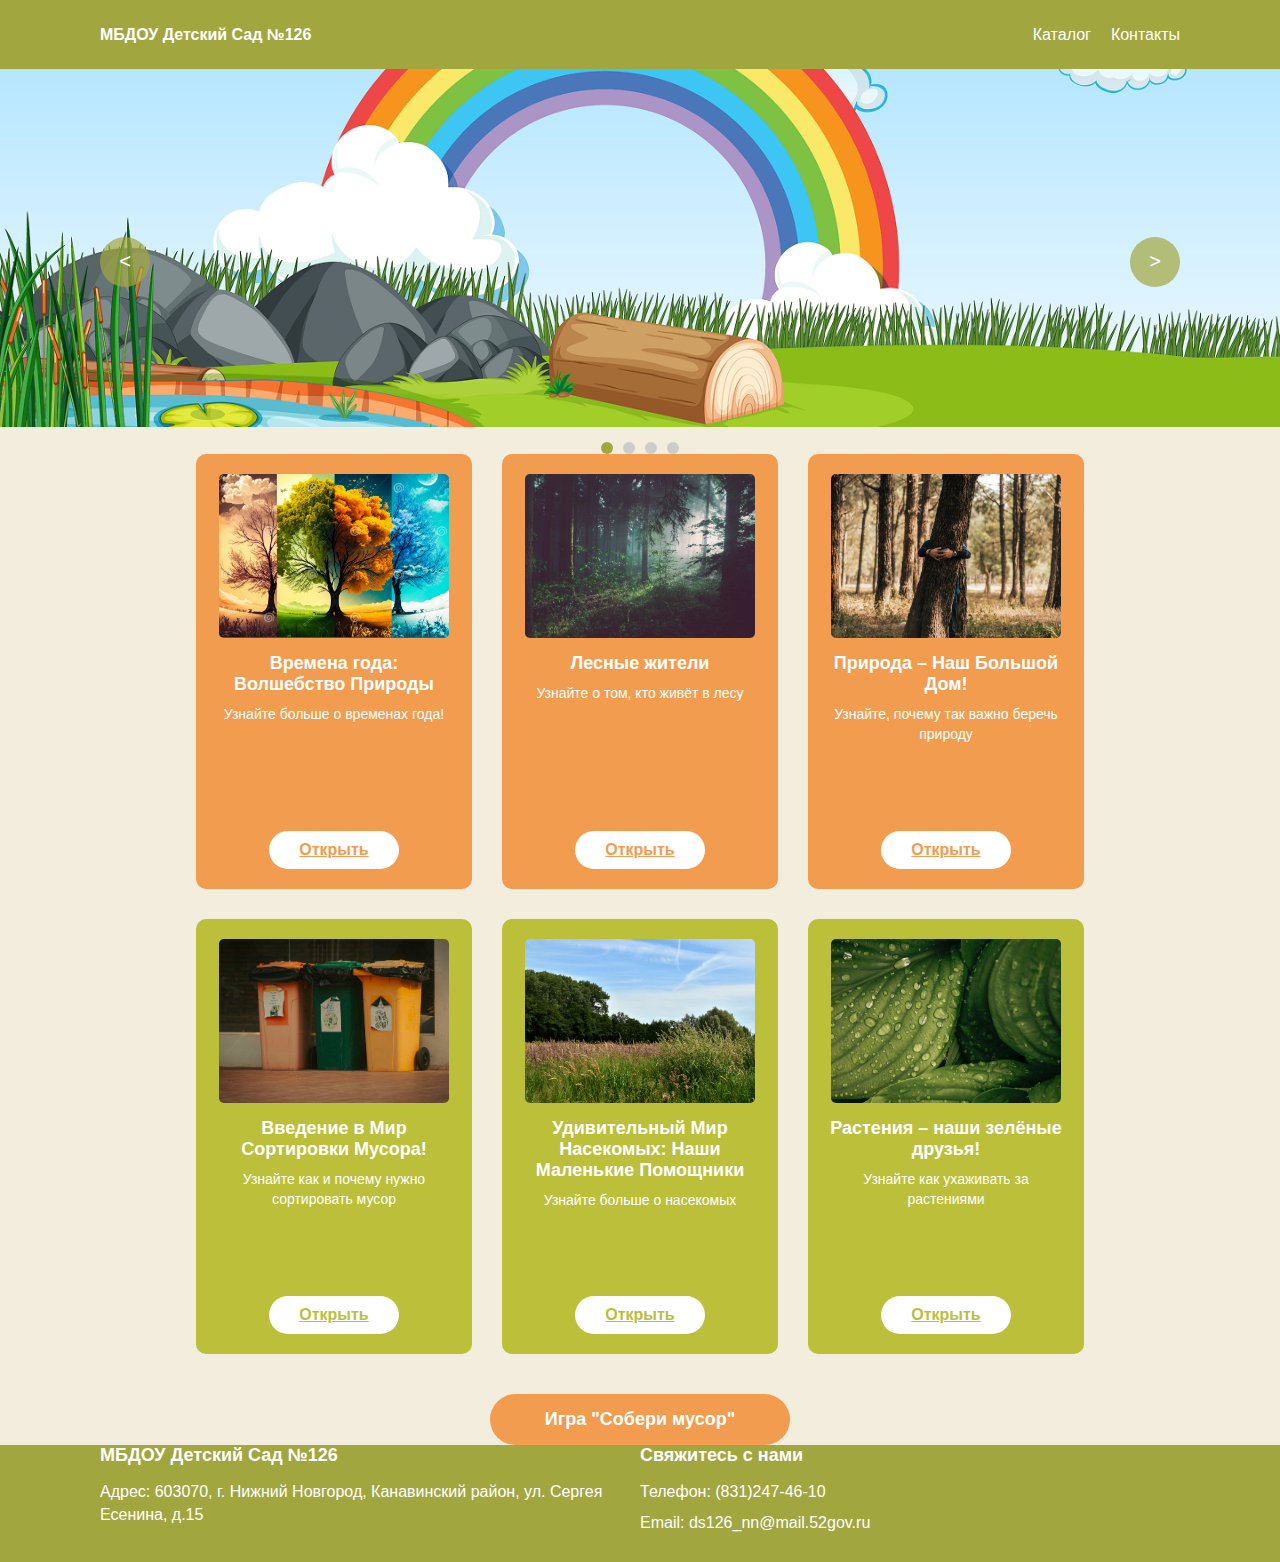
<file: index.html>
<!DOCTYPE html>
<html lang="en">
<head>
    <meta charset="UTF-8">
    <meta name="viewport" content="width=device-width, initial-scale=1.0">
    <link rel="stylesheet" href="./assets/style/style.css">
    <title>Document</title>
</head>
<body>
    <header>
        <a href="https://nn126.mdoy.pro" class="logo" target="_blank">МБДОУ Детский Сад №126</a>
        
        <div class="menu-toggle" id="menuToggle">
            <span></span>
            <span></span>
            <span></span>
        </div>

        <div class="nav-links" id="navLinks">
            <a href="#cards-section">Каталог</a>
            <a href="#footer">Контакты</a>
        </div>
    </header>

    <div class="slider-container">
        <div class="slider" id="slider">
            <div class="slide">
                <img src="./assets/img/Rectangle 13.png" alt="Изображение 1">
            </div>
            <div class="slide">
                <img src="./assets/img/Rectangle 21.png" alt="Изображение 2">
            </div>
            <div class="slide">
                <img src="./assets/img/Rectangle 21 (1).png" alt="Изображение 3">
            </div>
            <div class="slide">
                <img src="./assets/img/Rectangle 22.png" alt="Изображение 4">
            </div>
        </div>
        
        <div class="slider-controls">
            <button class="slider-btn" id="prevBtn"><</button>
            <button class="slider-btn" id="nextBtn">></button>
        </div>
        
        <div class="slider-dots" id="sliderDots"></div>
    </div>

    <section class="cards-section" id="cards-section">
        <div class="cards-container">
            <div class="card">
            <img class="card-image" src="./assets/img/1.jpg" alt="Времена года">
                <h3 class="card-title">Времена года: Волшебство Природы
                </h3>
                <p class="card-description">Узнайте больше о временах года!</p>
                <a href="./presentations/1.html" class="card-button">Открыть</a>
            </div>
            
            <div class="card">
                <img class="card-image" src="./assets/img/2.0&w=3000&q=25" alt="Времена года">
                <h3 class="card-title">Лесные жители</h3>
                <p class="card-description">Узнайте о том, кто живёт в лесу</p>
                <a href="./presentations/2.html" class="card-button">Открыть</a>
            </div>
            
            <div class="card">
                <img class="card-image" src="./assets/img/3.0&w=3000&q=25" alt="Времена года">
                <h3 class="card-title">Природа – Наш Большой Дом!
                </h3>
                <p class="card-description">Узнайте, почему так важно беречь природу</p>
                <a href="./presentations/3.html" class="card-button">Открыть</a>
            </div>
            

            
            <div class="card">
                <img class="card-image" src="./assets/img/5.0&w=3000&q=25" alt="Времена года">
                <h3 class="card-title">Введение в Мир Сортировки Мусора!
                </h3>
                <p class="card-description">Узнайте как и почему нужно сортировать мусор</p>
                <a href="./presentations/4.html" class="card-button">Открыть</a>
            </div>
            
            <div class="card">
                <img class="card-image" src="./assets/img/4.0&w=3000&q=25" alt="Времена года">
                <h3 class="card-title">Удивительный Мир Насекомых: Наши Маленькие Помощники
                </h3>
                <p class="card-description">Узнайте больше о насекомых</p>
                <a href="./presentations/5.html" class="card-button">Открыть</a>
            </div>
            
            <div class="card">
                <img class="card-image" src="./assets/img/6.0&w=3000&q=25" alt="Времена года">
                <h3 class="card-title">Растения – наши зелёные друзья!
                </h3>
                <p class="card-description">Узнайте как ухаживать за растениями</p>
                <a href="./presentations/6.html" class="card-button">Открыть</a>
            </div>
        </div>
        
        <a href="game.html" class="game-button">Игра "Собери мусор"</a>
    </section>

    <footer id="footer">
        <div class="footer-content">
            <div class="footer-section">
                <h3>МБДОУ Детский Сад №126</h3>
                <p>Адрес: 603070, г. Нижний Новгород, Канавинский район, ул. Сергея Есенина, д.15
                </p>
            </div>
        
            
            <div class="footer-section">
                <h3>Свяжитесь с нами</h3>
                <p>Телефон: (831)247-46-10</p>
                <p>Email: ds126_nn@mail.52gov.ru</p>
            </div>
        </div>
    </footer>

    <script src="script.js"></script>
</body>
</html>
</file>
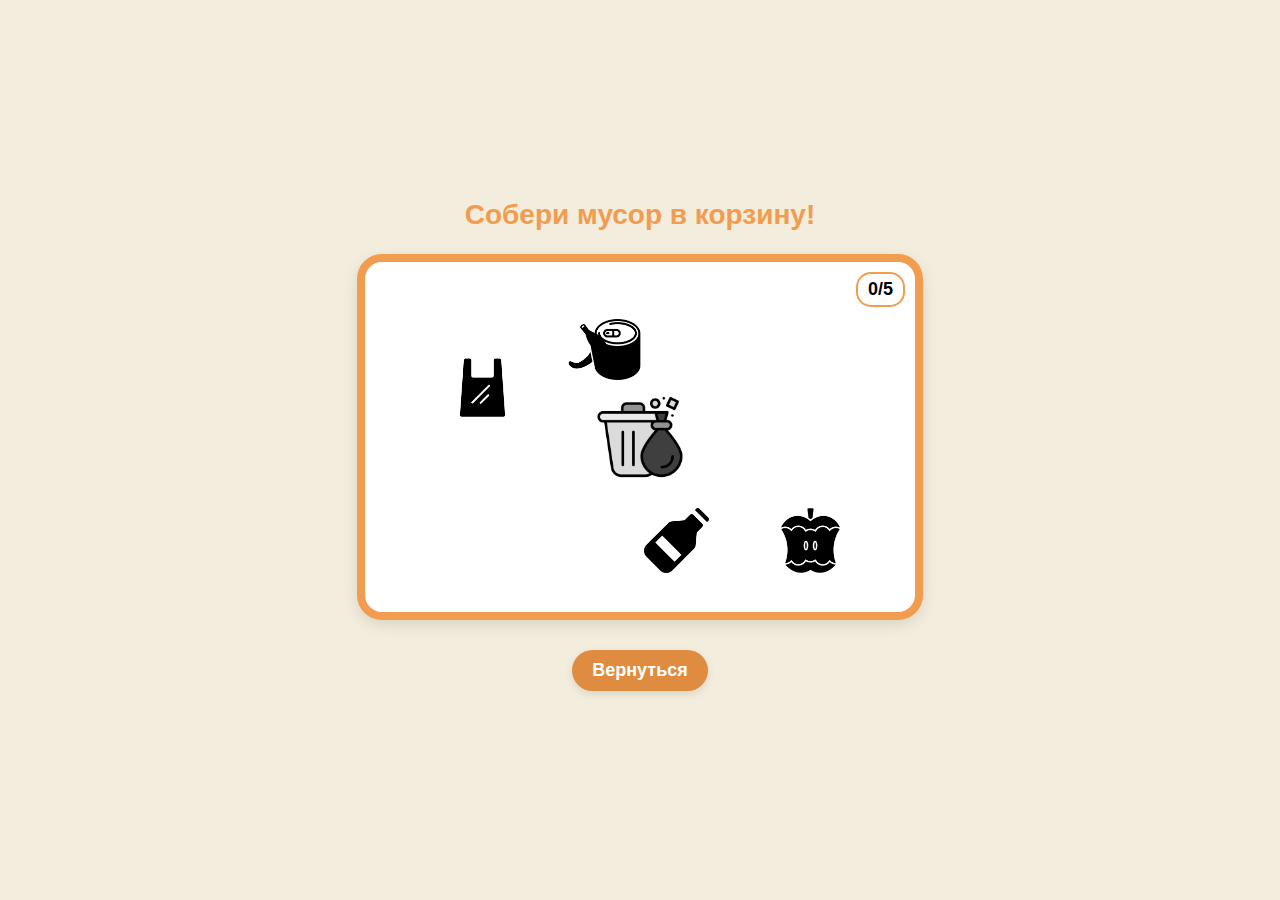
<file: game.html>
<!DOCTYPE html>
<html lang="en">
<head>
    <meta charset="UTF-8">
    <meta name="viewport" content="width=device-width, initial-scale=1.0">
    <link rel="stylesheet" href="./assets/style/stylegame.css">
    <title>Document</title>
</head>
<body>
    <body>
        <h1>Собери мусор в корзину!</h1>
        
        <div id="game-container">
            <div id="basket"></div>
            <div id="message">Молодец!</div>
            <div id="counter">0/5</div>
        </div>

        <a href="./index.html" id="back-button">Вернуться</a>
    <script src="scriptgame.js"></script>
</body>
</html>
</file>
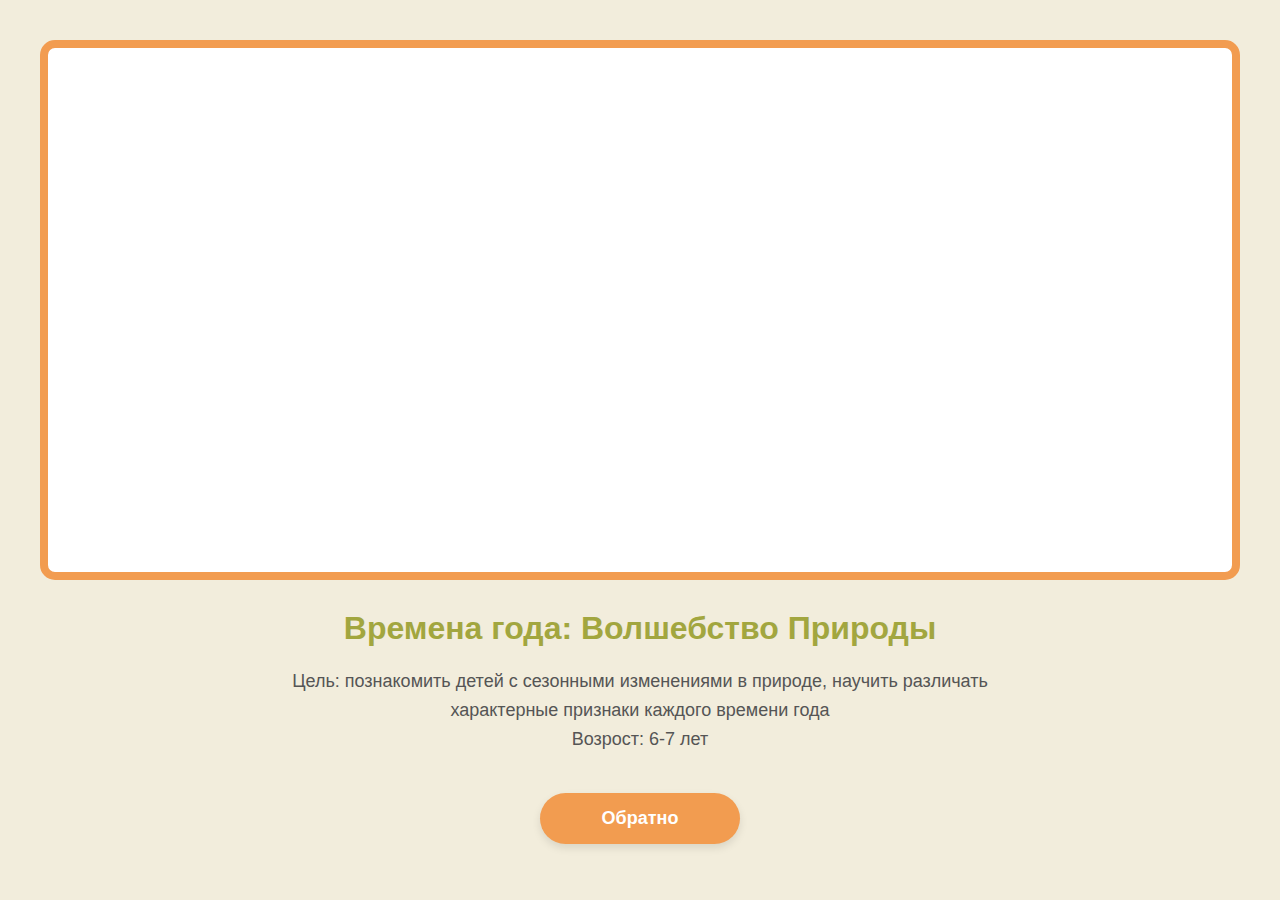
<file: presentations/1.html>
<!DOCTYPE html>
<html lang="en">
<head>
    <meta charset="UTF-8">
    <meta name="viewport" content="width=device-width, initial-scale=1.0">
    <link rel="stylesheet" href="./1.css">
    <title>Document</title>
</head>
<body>
    <div class="presentation-container">
        <div class="presentation-screen">
            <div class="presentation-content">
                <iframe src="https://1drv.ms/p/s!Ah4vnEeF6M1d2Rzaaote7oBbNtun?embed=1&amp;em=2&amp;wdAr=1.7777777777777777" width="476px" height="691px" frameborder="0">Это внедренный презентация <a target="_blank" href="https://office.com">Microsoft Office</a> на платформе <a target="_blank" href="https://office.com/webapps">Office</a>.</iframe>
            </div>
        </div>
        
        <h1 class="presentation-title">Времена года: Волшебство Природы</h1>
        
        <p class="presentation-description">
            Цель: познакомить детей с сезонными изменениями в природе, научить различать характерные признаки каждого времени года <br> Возрост: 6-7 лет
        </p>
        
        <a href="../index.html" class="back-button">Обратно</a>
    </div>
</body>
</html>
</file>
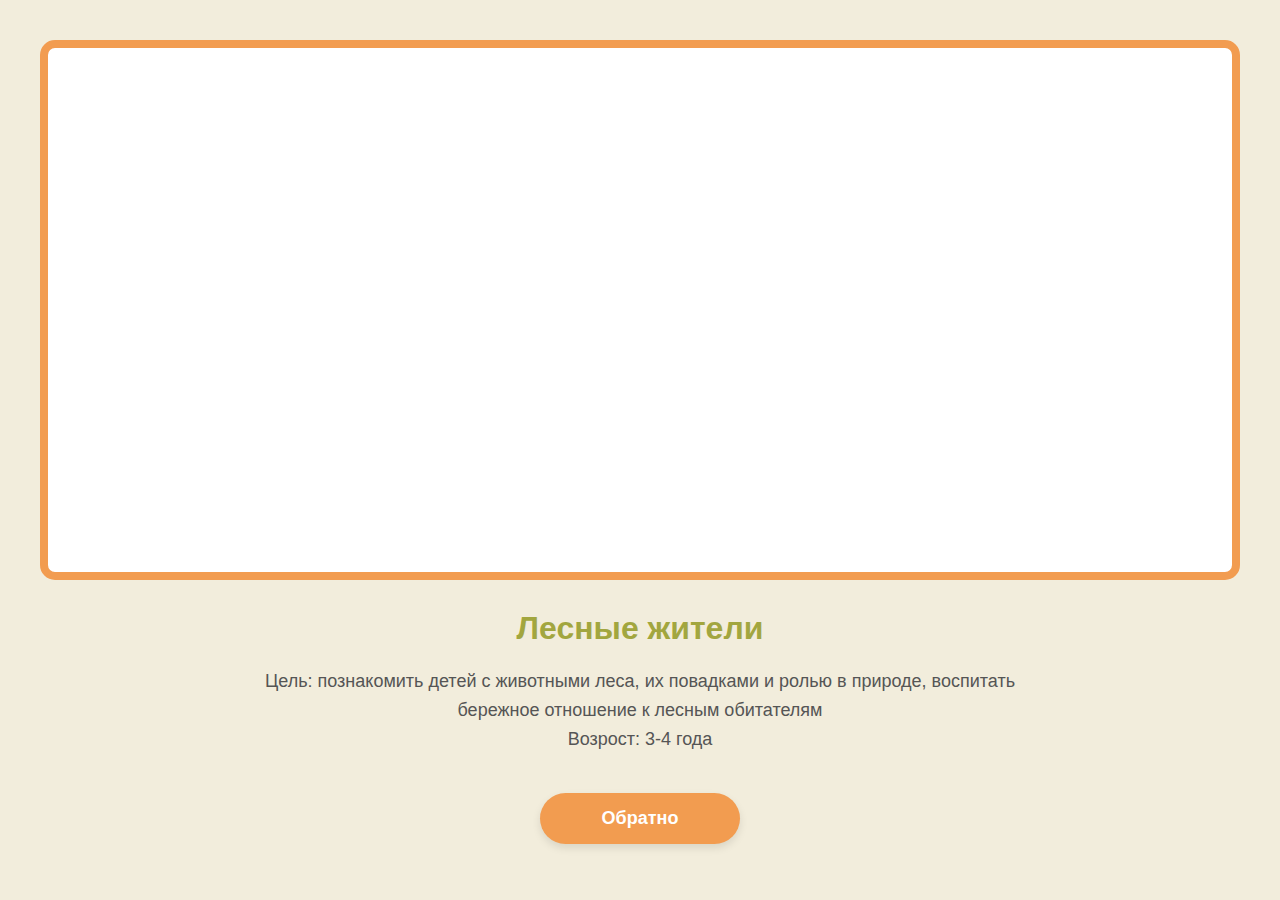
<file: presentations/2.html>
<!DOCTYPE html>
<html lang="en">
<head>
    <meta charset="UTF-8">
    <meta name="viewport" content="width=device-width, initial-scale=1.0">
    <link rel="stylesheet" href="./1.css">
    <title>Document</title>
</head>
<body>
    <div class="presentation-container">
        <div class="presentation-screen">
            <div class="presentation-content">
                <iframe src="https://1drv.ms/p/s!Ah4vnEeF6M1d2R1exZKsLmDNKXZn?embed=1&em=2" width="402" height="327" frameborder="0" scrolling="no"></iframe>
            </div>
        </div>
        
        <h1 class="presentation-title">Лесные жители</h1>
        
        <p class="presentation-description">
            Цель: познакомить детей с животными леса, их повадками и ролью в природе, воспитать бережное отношение к лесным обитателям<br>
            Возрост: 3-4 года
        </p>
        
        <a href="../index.html" class="back-button">Обратно</a>
    </div>
</body>
</html>
</file>
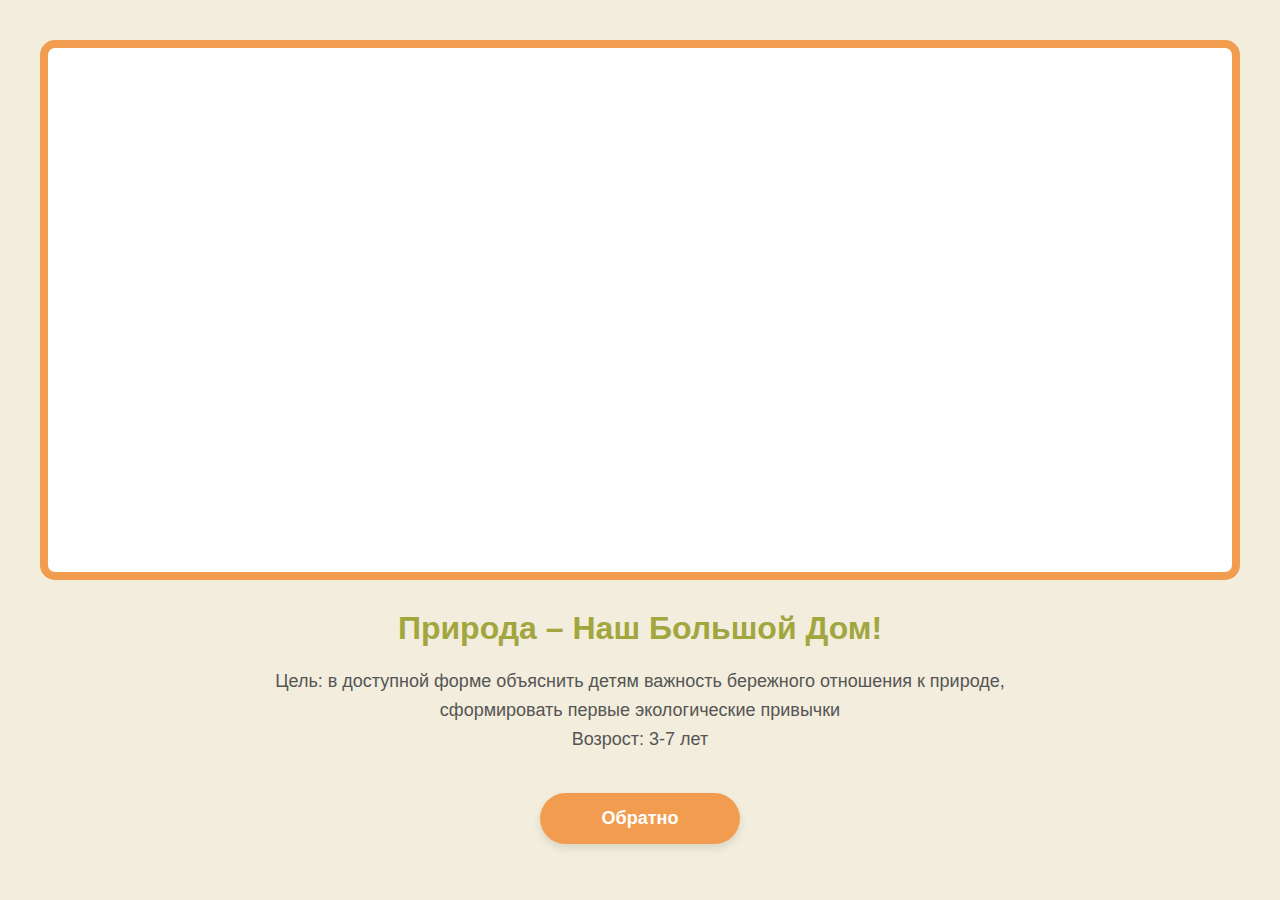
<file: presentations/3.html>
<!DOCTYPE html>
<html lang="en">
<head>
    <meta charset="UTF-8">
    <meta name="viewport" content="width=device-width, initial-scale=1.0">
    <link rel="stylesheet" href="./1.css">
    <title>Document</title>
</head>
<body>
    <div class="presentation-container">
        <div class="presentation-screen">
            <div class="presentation-content">
                <iframe src="https://1drv.ms/p/s!Ah4vnEeF6M1d2SBM78wz9J7L5sF7?embed=1&em=2" width="402" height="327" frameborder="0" scrolling="no"></iframe>
            </div>
        </div>
        
        <h1 class="presentation-title">Природа – Наш Большой Дом!</h1>
        
        <p class="presentation-description">
            Цель: в доступной форме объяснить детям важность бережного отношения к природе, сформировать первые экологические привычки <br>
            Возрост: 3-7 лет
        </p>
        
        <a href="../index.html" class="back-button">Обратно</a>
    </div>
</body>
</html>
</file>
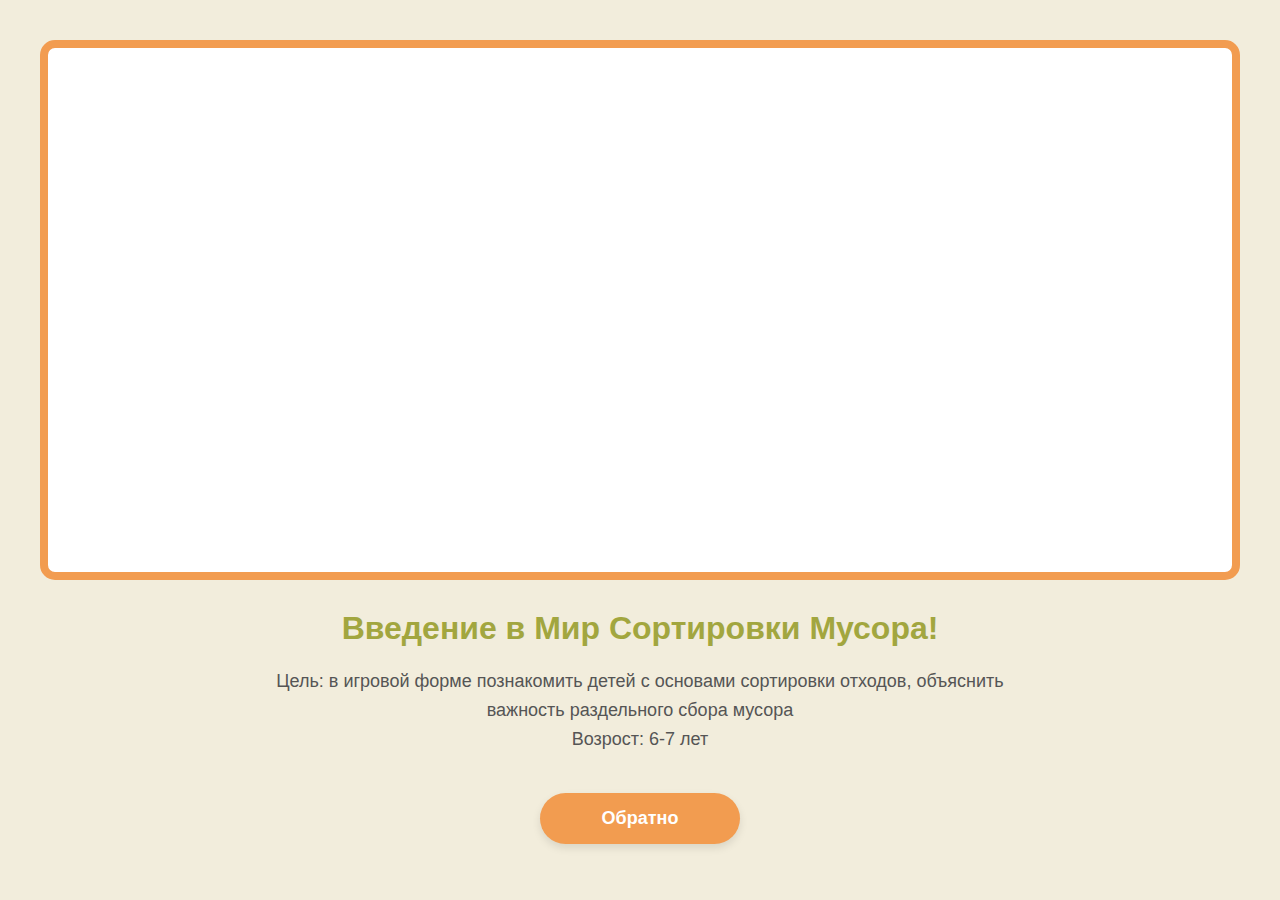
<file: presentations/4.html>
<!DOCTYPE html>
<html lang="en">
<head>
    <meta charset="UTF-8">
    <meta name="viewport" content="width=device-width, initial-scale=1.0">
    <link rel="stylesheet" href="./1.css">
    <title>Document</title>
</head>
<body>
    <div class="presentation-container">
        <div class="presentation-screen">
            <div class="presentation-content">
                <iframe src="https://1drv.ms/p/s!Ah4vnEeF6M1d2R9Kiv-uiJsne9V8?embed=1&em=2" width="402" height="327" frameborder="0" scrolling="no"></iframe>
            </div>
        </div>
        
        <h1 class="presentation-title">Введение в Мир Сортировки Мусора!</h1>
        
        <p class="presentation-description">
            Цель: в игровой форме познакомить детей с основами сортировки отходов, объяснить важность раздельного сбора мусора <br>
            Возрост: 6-7 лет
        </p>
        
        <a href="../index.html" class="back-button">Обратно</a>
    </div>
</body>
</html>
</file>
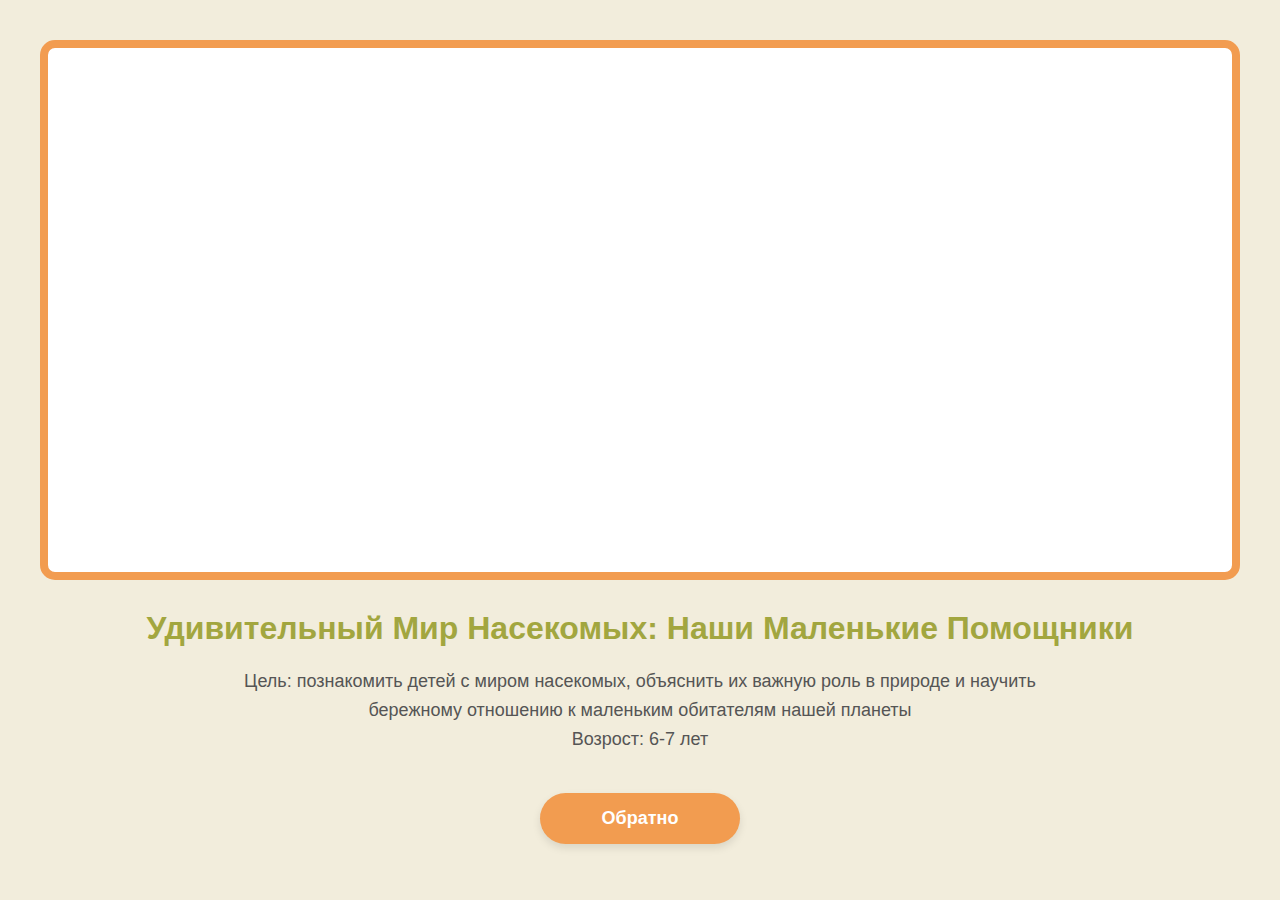
<file: presentations/5.html>
<!DOCTYPE html>
<html lang="en">
<head>
    <meta charset="UTF-8">
    <meta name="viewport" content="width=device-width, initial-scale=1.0">
    <link rel="stylesheet" href="./1.css">
    <title>Document</title>
</head>
<body>
    <div class="presentation-container">
        <div class="presentation-screen">
            <div class="presentation-content">
                <iframe src="https://1drv.ms/p/s!Ah4vnEeF6M1d2R5FZhz0KWxdMNSd?embed=1&em=2" width="402" height="327" frameborder="0" scrolling="no"></iframe>
            </div>
        </div>
        
        <h1 class="presentation-title">Удивительный Мир Насекомых: Наши Маленькие Помощники</h1>
        
        <p class="presentation-description">
            Цель: познакомить детей с миром насекомых, объяснить их важную роль в природе и научить бережному отношению к маленьким обитателям нашей планеты <br>
            Возрост: 6-7 лет
        </p>
        
        <a href="../index.html" class="back-button">Обратно</a>
    </div>
</body>
</html>
</file>
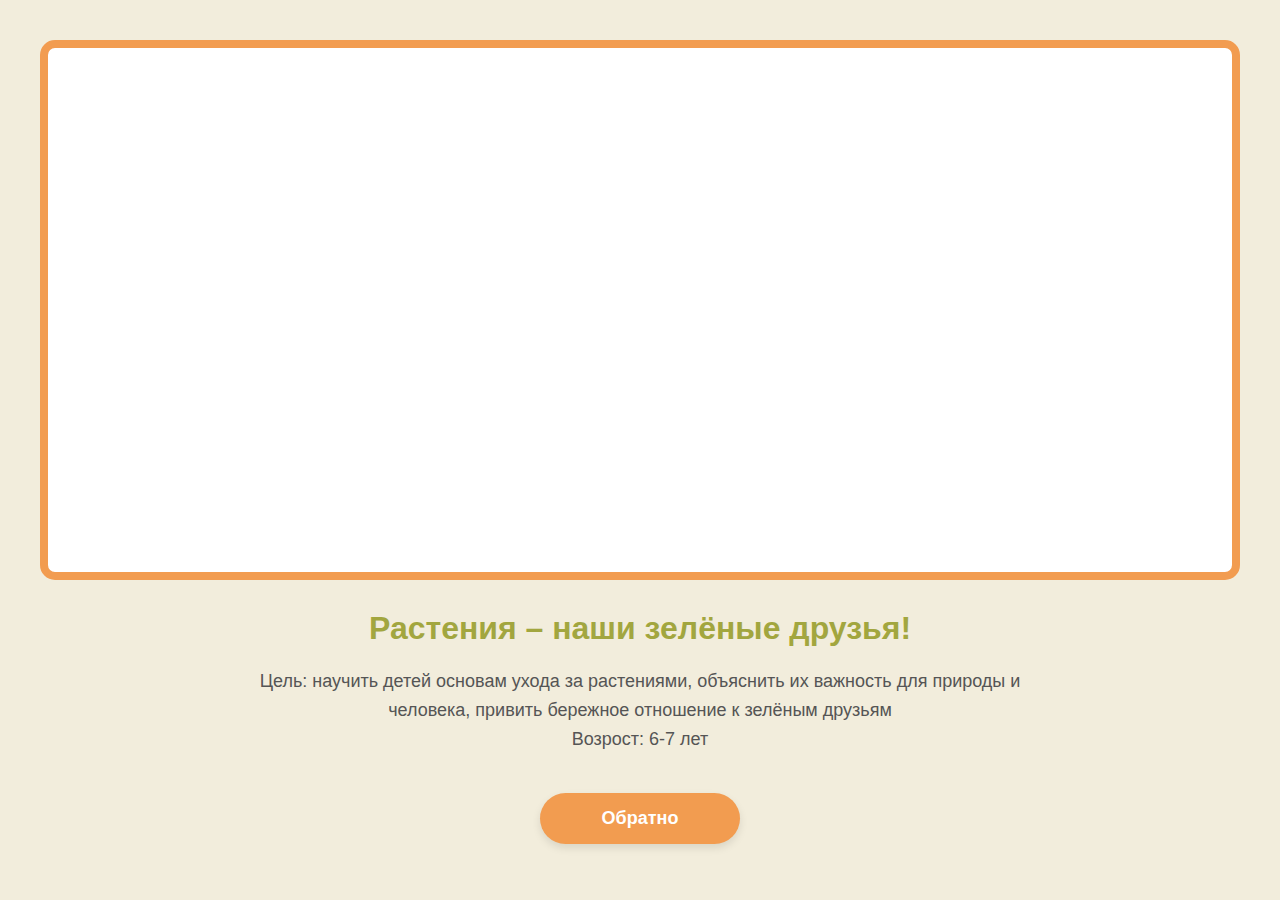
<file: presentations/6.html>
<!DOCTYPE html>
<html lang="en">
<head>
    <meta charset="UTF-8">
    <meta name="viewport" content="width=device-width, initial-scale=1.0">
    <link rel="stylesheet" href="./1.css">
    <title>Document</title>
</head>
<body>
    <div class="presentation-container">
        <div class="presentation-screen">
            <div class="presentation-content">
                <iframe src="https://1drv.ms/p/s!Ah4vnEeF6M1d2SFogAqqZwYP2O5m?embed=1&em=2" width="402" height="327" frameborder="0" scrolling="no"></iframe>
            </div>
        </div>
        
        <h1 class="presentation-title">Растения – наши зелёные друзья!</h1>
        
        <p class="presentation-description">
            Цель: научить детей основам ухода за растениями, объяснить их важность для природы и человека, привить бережное отношение к зелёным друзьям <br>
            Возрост: 6-7 лет
        </p>
        
        <a href="../index.html" class="back-button">Обратно</a>
    </div>
</body>
</html>
</file>
<file: assets/style/style.css>
* {
    margin: 0;
    padding: 0;
    box-sizing: border-box;
    font-family: Arial, sans-serif;
}

header {
    background-color: #A2A63F;
    height: 69px;
    display: flex;
    justify-content: space-between;
    align-items: center;
    padding: 0 460px;
    position: relative;
}

.logo {
    color: white;
    text-decoration: none;
    font-weight: bold;
    font-size: 16px;
    white-space: nowrap;
}

.nav-links {
    display: flex;
    gap: 20px;
}

.nav-links a {
    color: white;
    text-decoration: none;
    font-size: 16px;
    white-space: nowrap;
}

.menu-toggle {
    display: none;
    flex-direction: column;
    justify-content: space-between;
    width: 24px;
    height: 18px;
    cursor: pointer;
}

.menu-toggle span {
    display: block;
    height: 2px;
    width: 100%;
    background-color: white;
}

.slider-wrapper {
    padding: 0 270px;
    margin: 30px 0;
    position: relative;
}

.slider-container {
    width: 100%;
    position: relative;
    overflow: hidden;
    background-color: #F2EDDC;
}

.slider {
    display: flex;
    transition: transform 0.5s ease;
}

.slide {
    min-width: 100%;
    position: relative;
}

.slide img {
    width: 100%;
    height: auto;
    display: block;
}

.slider-btn {
    position: absolute;
    top: 50%;
    transform: translateY(-50%);
    width: 50px;
    height: 50px;
    background-color: rgba(162, 166, 63, 0.7);
    color: white;
    border: none;
    border-radius: 50%;
    font-size: 20px;
    cursor: pointer;
    display: flex;
    align-items: center;
    justify-content: center;
    z-index: 10;
    transition: all 0.3s;
}

.slider-btn:hover {
    background-color: rgba(162, 166, 63, 0.9);
}

#prevBtn {
    left: 270px;
}

#nextBtn {
    right: 270px;
}

.slider-dots {
    display: flex;
    justify-content: center;
    margin-top: 15px;
}

.dot {
    width: 12px;
    height: 12px;
    border-radius: 50%;
    background: #ccc;
    margin: 0 5px;
    cursor: pointer;
}

.dot.active {
    background: #A2A63F;
}

.cards-section {
    padding: 50px 0;
    background-color: #F2EDDC;
}

.cards-container {
    max-width: 1200px;
    margin: 0 auto;
    padding: 0 20px;
    display: grid;
    grid-template-columns: repeat(3, 276px);
    justify-content: center;
    gap: 30px;
    margin-bottom: 40px;
}


.card {
    width: 276px;
    height: 435px;
    border-radius: 10px;
    overflow: hidden;
    display: flex;
    flex-direction: column;
    align-items: center;
    padding: 20px;
}

.card:nth-child(1),
.card:nth-child(2),
.card:nth-child(3) {
    background-color: #F29C50;
}

.card:nth-child(4),
.card:nth-child(5),
.card:nth-child(6) {
    background-color: #BBBF39;
}


.card-image {
    width: 230px;
    height: 164px;
    object-fit: cover;
    border-radius: 5px;
    margin-bottom: 15px;
}

.card-title {
    font-size: 18px;
    font-weight: bold;
    margin-bottom: 10px;
    color: white;
    text-align: center;
}

.card-description {
    font-size: 14px;
    color: white;
    text-align: center;
    margin-bottom: 15px;
    flex-grow: 1;
    line-height: 1.4;
}

.card-button {
    background-color: white;
    color: #F29C50;
    border: none;
    padding: 10px 30px;
    border-radius: 20px;
    font-weight: bold;
    cursor: pointer;
    transition: all 0.3s;
    font-size: 16px;
    margin-top: 10px;
}


.card:nth-child(4) .card-button,
.card:nth-child(5) .card-button,
.card:nth-child(6) .card-button {
    color: #BBBF39;
}

.card-button:hover {
    background-color: #f5f5f5;
}

.game-button {
    display: block;
    width: 300px;
    margin: 0 auto;
    background-color: #F29C50;
    color: white;
    border: none;
    padding: 15px 30px;
    border-radius: 30px;
    font-weight: bold;
    font-size: 18px;
    cursor: pointer;
    transition: all 0.3s;
    text-align: center;
    text-decoration: none;
}

.game-button:hover {
    background-color: #e08c40;
    transform: translateY(-2px);
}

footer {
    background-color: #A2A63F;
    padding: 30px 460px;
    color: white;
}

.footer-content {
    display: flex;
    justify-content: space-between;
    flex-wrap: wrap;
}

.footer-section {
    flex: 1;
    min-width: 200px;
    margin-bottom: 20px;
}

.footer-section h3 {
    margin-bottom: 15px;
    font-size: 18px;
}

.footer-section p {
    margin-bottom: 8px;
    line-height: 1.4;
}

.social-links {
    margin-top: 10px;
}

.social-links a {
    color: white;
    margin: 0 10px;
    text-decoration: none;
}

.footer-bottom {
    margin-top: 30px;
    border-top: 1px solid rgba(255,255,255,0.3);
    padding-top: 20px;
    text-align: center;
}

@media (max-width: 1440px) {
    header, .slider-wrapper, .cards-section, footer  {
        padding: 0 100px;
    }
    #prevBtn {
        left: 100px;
    }
    #nextBtn {
        right: 100px;
    }
}

@media (max-width: 1024px) {
    header, .slider-wrapper {
        padding: 0 50px;
    }
    #prevBtn {
        left: 50px;
    }
    #nextBtn {
        right: 50px;
    }
    .slider-btn {
        width: 35px;
        height: 35px;
        font-size: 18px;
    }

    .cards-container {
        grid-template-columns: repeat(2, 276px);
    }
    
    .cards-container::before {
        display: none;
    }
}

@media (max-width: 768px) {
    header, .slider-wrapper,.cards-section, footer {
        padding: 0 20px;
    }
    #prevBtn {
        left: 20px;
    }
    #nextBtn {
        right: 20px;
    }
    
    .nav-links {
        position: absolute;
        top: 69px;
        left: 0;
        width: 100%;
        background-color: #A2A63F;
        flex-direction: column;
        align-items: center;
        padding: 20px 0;
        gap: 15px;
        display: none;
    }
    
    .nav-links.active {
        display: flex;
    }
    
    .menu-toggle {
        display: flex;
    }

    .slider-btn {
        width: 30px;
        height: 30px;
        font-size: 16px;
    }

    .dot {
        width: 10px;
        height: 10px;
    }

    .game-button {
        width: 250px;
        font-size: 16px;
        padding: 12px 25px;
    }

    .menu-toggle {
        display: flex;
    }

    .game-button {
        width: 250px;
        font-size: 16px;
        padding: 12px 25px;
    }
    
    .footer-content {
        flex-direction: column;
        text-align: center;
    }
    
    .footer-section {
        margin: 30px;
    }
    .game-button {
        margin-bottom: 20px;
    }
}

@media (max-width: 640px) {
    .cards-container {
        grid-template-columns: 276px;
    }
}

@media (max-width: 480px) {
    .slider-btn {
        width: 25px;
        height: 25px;
        font-size: 14px;
    }

    .card {
        width: 260px;
        height: 420px;
    }
    
    .card-image {
        width: 220px;
        height: 150px;
    }
    
    .card-button {
        padding: 12px 35px;
        font-size: 18px;
    }

    .game-button {
        width: 220px;
        font-size: 15px;
    }
}

html {
    scroll-behavior: smooth;
}
</file>
<file: assets/style/stylegame.css>
body {
    font-family: Arial, sans-serif;
    text-align: center;
    background-color: #F2EDDC;
    margin: 0;
    padding: 10px;
    user-select: none;
    touch-action: manipulation;
    overflow-x: hidden;
    display: flex;
    flex-direction: column;
    align-items: center;
    justify-content: center;
    min-height: 100vh;
    box-sizing: border-box;
}

#game-container {
    position: relative;
    width: 96%;
    max-width: 550px;
    height: 58vh;
    min-height: 320px;
    max-height: 450px;
    margin: 15px auto;
    border: 8px solid #F29C50;
    border-radius: 25px;
    background-color: white;
    overflow: hidden;
    box-shadow: 0 5px 15px rgba(0,0,0,0.1);
    touch-action: none;
}

#basket {
    position: absolute;
    width: clamp(55px, 13vmin, 85px);
    height: clamp(55px, 13vmin, 85px);
    left: 50%;
    top: 50%;
    transform: translate(-50%, -50%);
    background-image: url('../img/trash_9601837.png');
    background-size: contain;
    background-repeat: no-repeat;
    background-position: center;
    z-index: 10;
}

.trash {
    position: absolute;
    width: clamp(38px, 9vmin, 65px);
    height: clamp(38px, 9vmin, 65px);
    background-size: contain;
    background-repeat: no-repeat;
    background-position: center;
    touch-action: none;
    user-select: none;
    z-index: 5;
}
#message {
    position: absolute;
    top: 50%;
    left: 50%;
    transform: translate(-50%, -50%);
    font-size: clamp(16px, 4vmin, 28px);
    color: #2e8b57;
    font-weight: bold;
    text-shadow: 1px 1px 3px rgba(0, 0, 0, 0.2);
    opacity: 0;
    transition: opacity 0.3s;
    background-color: rgba(255,255,255,0.9);
    padding: clamp(8px, 2vmin, 15px) clamp(15px, 4vmin, 30px);
    border-radius: 15px;
    box-shadow: 0 3px 10px rgba(0,0,0,0.1);
    z-index: 20;
    width: 80%;
    text-align: center;
}

#counter {
    position: absolute;
    top: 10px;
    right: 10px;
    font-size: clamp(12px, 3vmin, 18px);
    font-weight: bold;
    background-color: rgba(255,255,255,0.8);
    padding: 5px 10px;
    border-radius: 15px;
    border: 2px solid #F29C50;
    z-index: 10;
}

h1 {
    color: #F29C50;
    margin: 5px 0 8px;
    font-size: clamp(18px, 5vmin, 28px);
}

p {
    color: #666;
    font-size: clamp(12px, 3vmin, 16px);
    margin: 0 0 10px;
    padding: 0 15px;
}

#back-button {
    display: inline-block;
    margin: 15px auto;
    padding: 10px 20px;
    background-color: #e08c40;
    color: white;
    text-decoration: none;
    border-radius: 25px;
    font-size: clamp(14px, 3.5vmin, 18px);
    font-weight: bold;
    border: none;
    cursor: pointer;
    transition: background-color 0.2s;
    box-shadow: 0 3px 8px rgba(0,0,0,0.1);
}

#back-button:hover {
    background-color: #d17b2f;
}

@media (min-width: 768px) {
    #game-container {
        height: 55vh;
        min-height: 350px;
    }
}

@media (orientation: landscape) {
    #game-container {
        height: 65vh;
        max-height: 350px;
    }
}
</file>
<file: presentations/1.css>
* {
    margin: 0;
    padding: 0;
    box-sizing: border-box;
    font-family: Arial, sans-serif;
}

body {
    background-color: #F2EDDC;
    min-height: 100vh;
    display: flex;
    flex-direction: column;
    padding: 40px;
}

.presentation-container {
    max-width: 1200px;
    margin: 0 auto;
    width: 100%;
    flex-grow: 1;
    display: flex;
    flex-direction: column;
}

.presentation-screen {
    border: 8px solid #F29C50;
    border-radius: 15px;
    height: 60vh;
    background-color: white;
    margin-bottom: 30px;
    overflow: hidden;
    position: relative;
}

.presentation-content {
    position: absolute;
    top: 0;
    left: 0;
    width: 100%;
    height: 100%;
    display: flex;
    justify-content: center;
    align-items: center;
}

.presentation-content iframe {
    width: 100%;
    height: 100%;
    border: none;
}

.presentation-title {
    font-size: 32px;
    color: #A2A63F;
    margin-bottom: 20px;
    text-align: center;
    font-weight: bold;
}

.presentation-description {
    font-size: 18px;
    color: #555;
    line-height: 1.6;
    margin-bottom: 40px;
    text-align: center;
    max-width: 800px;
    margin-left: auto;
    margin-right: auto;
}

.back-button {
    display: block;
    width: 200px;
    margin: 0 auto;
    background-color: #F29C50;
    color: white;
    border: none;
    padding: 15px 30px;
    border-radius: 30px;
    font-weight: bold;
    font-size: 18px;
    cursor: pointer;
    transition: all 0.3s;
    text-align: center;
    text-decoration: none;
    box-shadow: 0 4px 8px rgba(0,0,0,0.1);
}

.back-button:hover {
    background-color: #e08c40;
    transform: translateY(-2px);
    box-shadow: 0 6px 12px rgba(0,0,0,0.15);
}


@media (max-width: 768px) {
    body {
        padding: 20px;
    }
    
    .presentation-screen {
        height: 50vh;
        border-width: 5px;
    }
    
    .presentation-title {
        font-size: 26px;
    }
    
    .presentation-description {
        font-size: 16px;
    }
    
    .back-button {
        width: 180px;
        padding: 12px 25px;
        font-size: 16px;
    }
}
</file>
